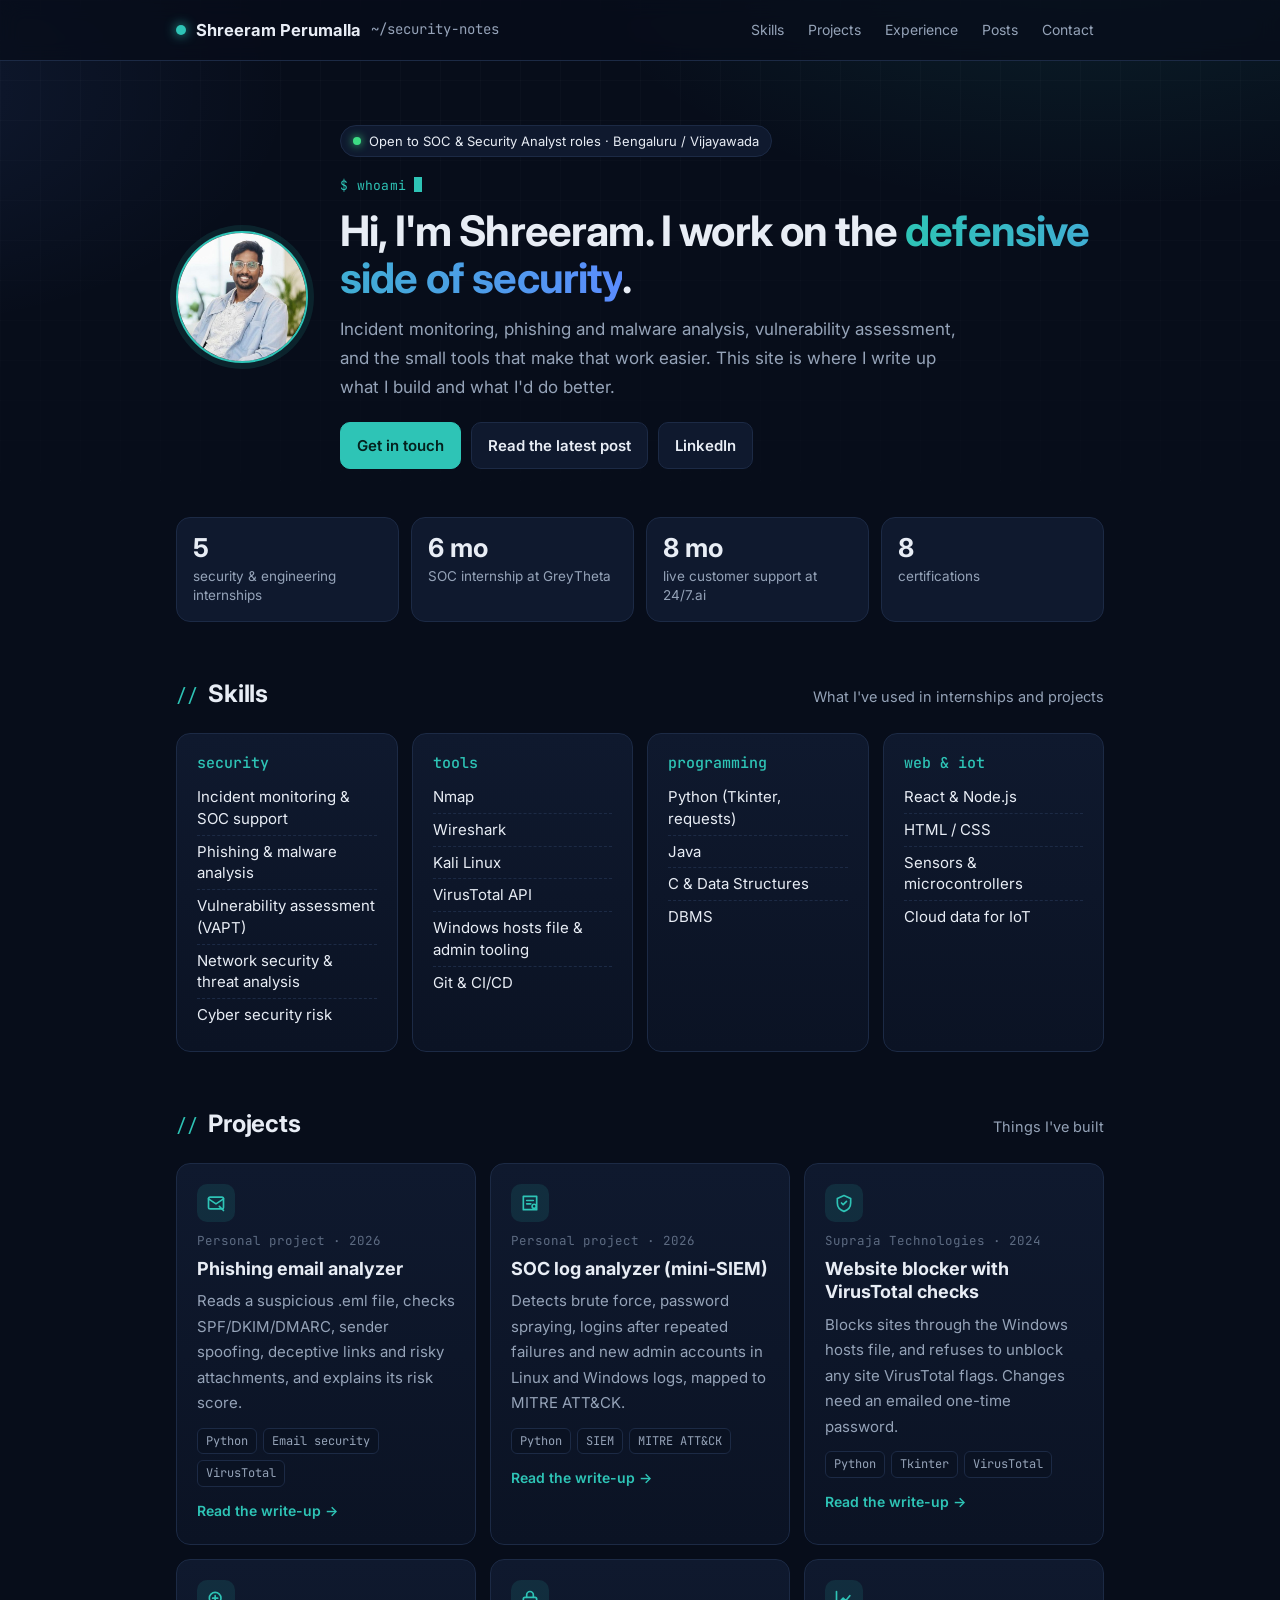
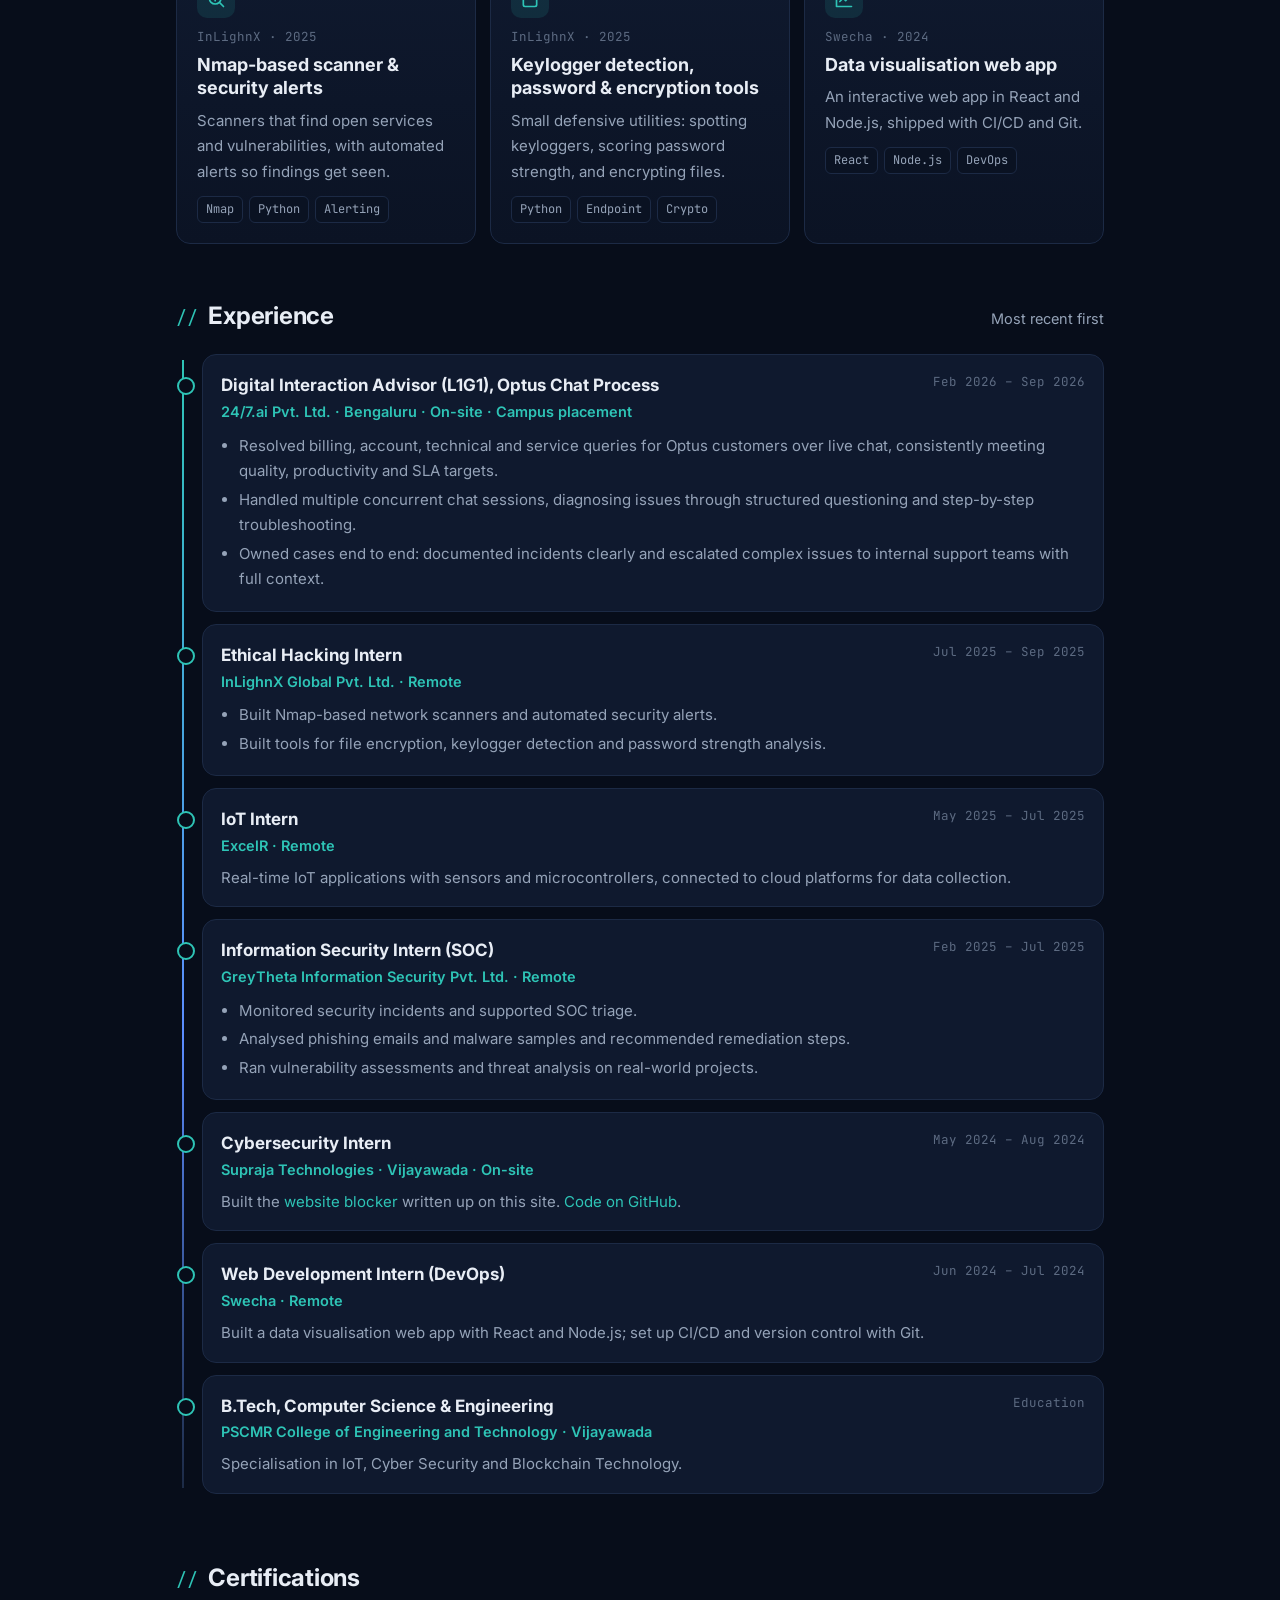
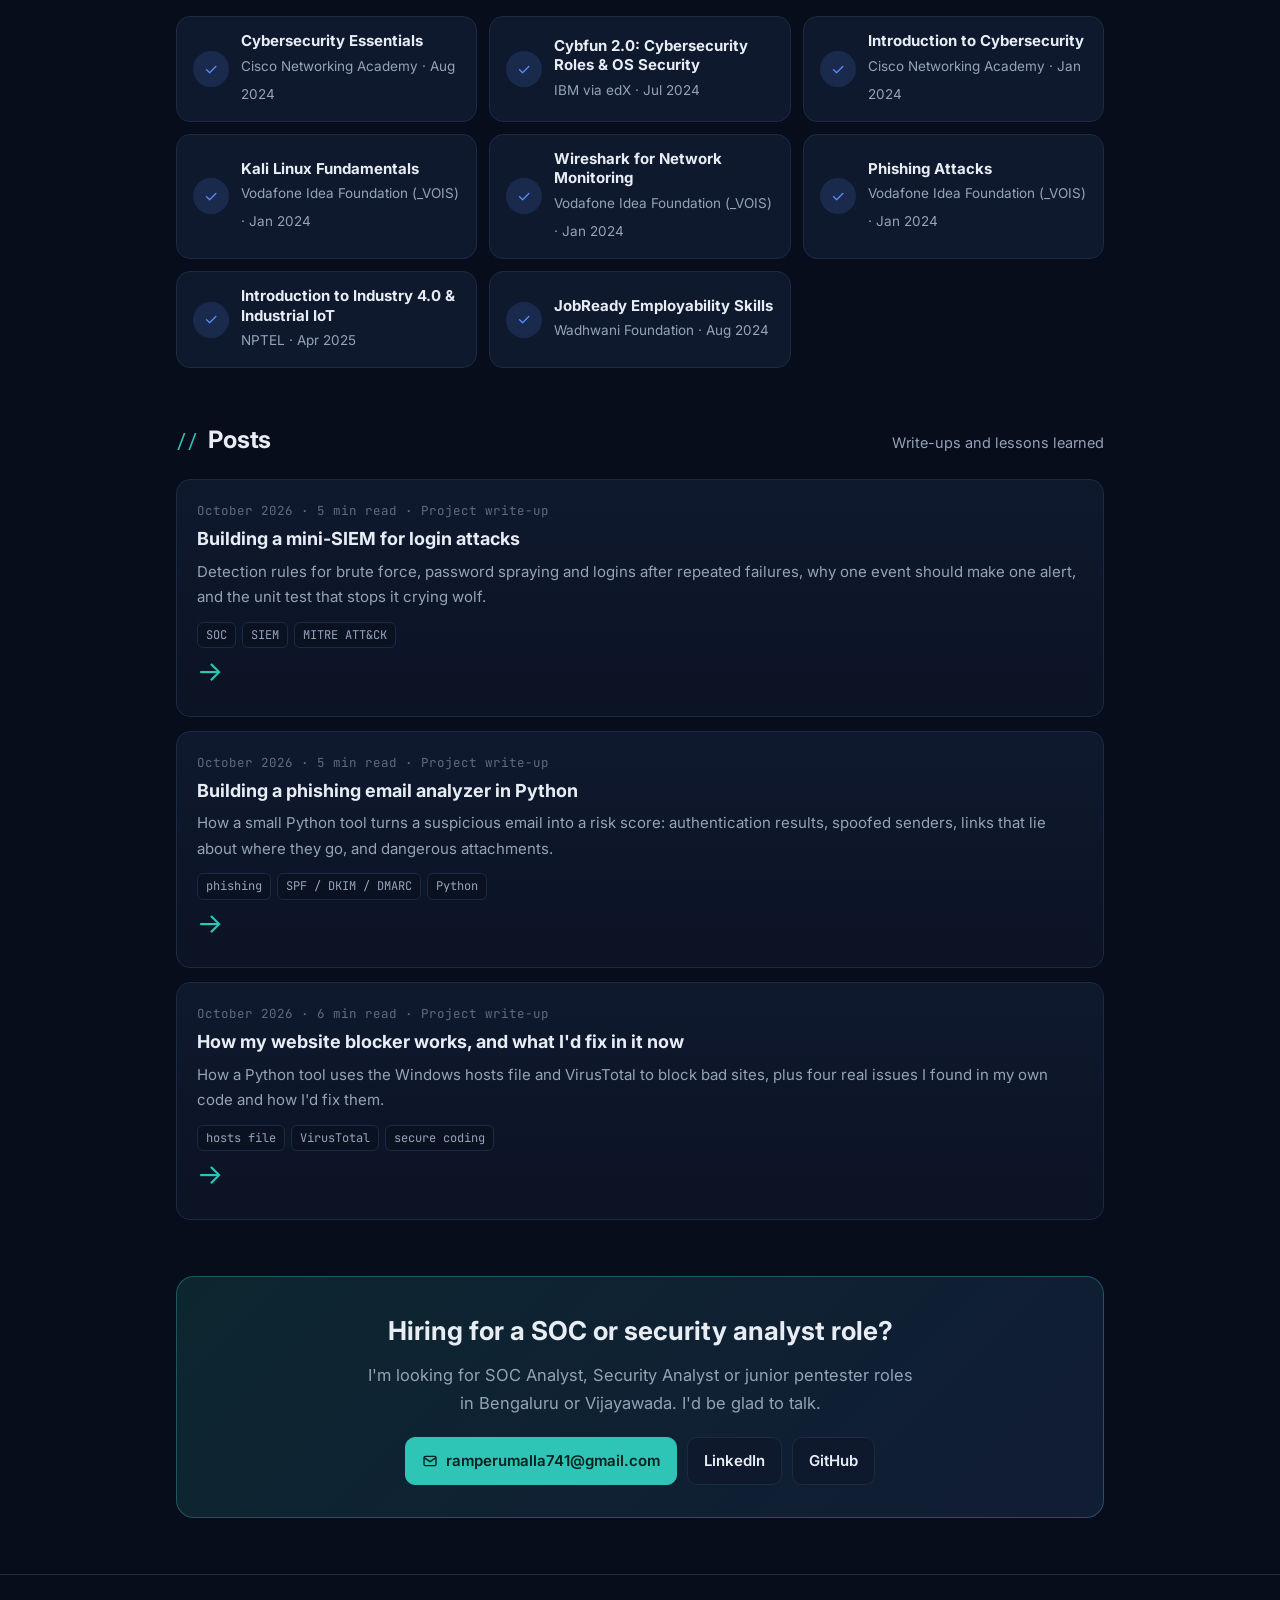
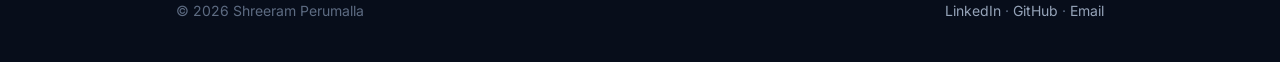
<file: index.html>
<!doctype html>
<html lang="en">
<head>
<meta charset="utf-8">
<meta name="viewport" content="width=device-width, initial-scale=1">
<title>Shreeram Perumalla | Security Notes</title>
<meta name="description" content="Shreeram Perumalla: SOC and VAPT focused, five security internships, and write-ups of the security tools I build. Open to Security Analyst roles.">
<meta property="og:type" content="website">
<meta property="og:title" content="Shreeram Perumalla | Security Notes">
<meta property="og:description" content="SOC and VAPT focused. Five security internships, and write-ups of the tools I build.">
<meta property="og:image" content="https://shreeram03.github.io/photo.jpg">
<meta property="og:url" content="https://shreeram03.github.io/">
<meta name="twitter:card" content="summary">
<link rel="icon" href="data:image/svg+xml,%3Csvg xmlns='http://www.w3.org/2000/svg' viewBox='0 0 32 32'%3E%3Crect width='32' height='32' rx='8' fill='%23070d1a'/%3E%3Cpath d='M16 5l9 4v6c0 6-4 10-9 12-5-2-9-6-9-12V9z' fill='none' stroke='%232ec4b6' stroke-width='2.4'/%3E%3C/svg%3E">
<link rel="preconnect" href="https://fonts.googleapis.com">
<link rel="preconnect" href="https://fonts.gstatic.com" crossorigin>
<link href="https://fonts.googleapis.com/css2?family=Inter:wght@400;500;600;700&family=JetBrains+Mono:wght@400;500&display=swap" rel="stylesheet">
<link rel="stylesheet" href="style.css?v=3">
</head>
<body>
<header class="site"><div class="wrap">
  <a class="brand" href="./"><span class="dot"></span>Shreeram Perumalla <span class="mono">~/security-notes</span></a>
  <nav>
    <a href="#skills" class="hide-sm">Skills</a>
    <a href="#projects">Projects</a>
    <a href="#experience">Experience</a>
    <a href="#posts">Posts</a>
    <a href="#contact">Contact</a>
  </nav>
</div></header>

<main class="wrap">
  <section class="hero">
    <img class="portrait" src="photo.jpg" width="480" height="600" alt="Shreeram Perumalla">
    <div>
      <div class="status">Open to SOC &amp; Security Analyst roles · Bengaluru / Vijayawada</div>
      <p class="eyebrow">$ whoami <span class="cursor"></span></p>
      <h1>Hi, I'm Shreeram. I work on the <span class="grad">defensive side of security</span>.</h1>
      <p class="lead">Incident monitoring, phishing and malware analysis, vulnerability assessment, and the small tools that make that work easier. This site is where I write up what I build and what I'd do better.</p>
      <div class="btns">
        <a class="btn primary" href="#contact">Get in touch</a>
        <a class="btn" href="soc-log-analyzer.html">Read the latest post</a>
        <a class="btn" href="https://www.linkedin.com/in/shreeram-perumalla">LinkedIn</a>
      </div>
    </div>
  </section>

  <div class="stats">
    <div class="stat"><b>5</b><span>security &amp; engineering internships</span></div>
    <div class="stat"><b>6 mo</b><span>SOC internship at GreyTheta</span></div>
    <div class="stat"><b>8 mo</b><span>live customer support at 24/7.ai</span></div>
    <div class="stat"><b>8</b><span>certifications</span></div>
  </div>

  <section class="block" id="skills">
    <div class="sec-head"><h2>Skills</h2><p>What I've used in internships and projects</p></div>
    <div class="skills">
      <div class="card"><h3>security</h3><ul>
        <li>Incident monitoring &amp; SOC support</li>
        <li>Phishing &amp; malware analysis</li>
        <li>Vulnerability assessment (VAPT)</li>
        <li>Network security &amp; threat analysis</li>
        <li>Cyber security risk</li>
      </ul></div>
      <div class="card"><h3>tools</h3><ul>
        <li>Nmap</li>
        <li>Wireshark</li>
        <li>Kali Linux</li>
        <li>VirusTotal API</li>
        <li>Windows hosts file &amp; admin tooling</li>
        <li>Git &amp; CI/CD</li>
      </ul></div>
      <div class="card"><h3>programming</h3><ul>
        <li>Python (Tkinter, requests)</li>
        <li>Java</li>
        <li>C &amp; Data Structures</li>
        <li>DBMS</li>
      </ul></div>
      <div class="card"><h3>web &amp; iot</h3><ul>
        <li>React &amp; Node.js</li>
        <li>HTML / CSS</li>
        <li>Sensors &amp; microcontrollers</li>
        <li>Cloud data for IoT</li>
      </ul></div>
    </div>
  </section>

  <section class="block" id="projects">
    <div class="sec-head"><h2>Projects</h2><p>Things I've built</p></div>
    <div class="grid">
      <a class="card" href="phishing-analyzer.html">
        <div class="icon"><svg viewBox="0 0 24 24" fill="none" stroke="currentColor" stroke-width="2" stroke-linecap="round" stroke-linejoin="round"><rect x="3" y="5" width="18" height="14" rx="2"/><path d="M3 7l9 6 9-6"/><path d="M16 16l5 5"/></svg></div>
        <div class="meta">Personal project · 2026</div>
        <h3>Phishing email analyzer</h3>
        <p>Reads a suspicious .eml file, checks SPF/DKIM/DMARC, sender spoofing, deceptive links and risky attachments, and explains its risk score.</p>
        <div class="tags"><span class="tag">Python</span><span class="tag">Email security</span><span class="tag">VirusTotal</span></div>
        <span class="more">Read the write-up →</span>
      </a>
      <a class="card" href="soc-log-analyzer.html">
        <div class="icon"><svg viewBox="0 0 24 24" fill="none" stroke="currentColor" stroke-width="2" stroke-linecap="round" stroke-linejoin="round"><path d="M4 4h16v16H4z"/><path d="M8 9h8M8 13h5"/><circle cx="17" cy="16" r="2.5"/></svg></div>
        <div class="meta">Personal project · 2026</div>
        <h3>SOC log analyzer (mini-SIEM)</h3>
        <p>Detects brute force, password spraying, logins after repeated failures and new admin accounts in Linux and Windows logs, mapped to MITRE ATT&amp;CK.</p>
        <div class="tags"><span class="tag">Python</span><span class="tag">SIEM</span><span class="tag">MITRE ATT&amp;CK</span></div>
        <span class="more">Read the write-up →</span>
      </a>
      <a class="card" href="website-blocker.html">
        <div class="icon"><svg viewBox="0 0 24 24" fill="none" stroke="currentColor" stroke-width="2" stroke-linecap="round" stroke-linejoin="round"><path d="M12 3l8 3.5v5.5c0 5-3.4 8.5-8 10-4.6-1.5-8-5-8-10V6.5z"/><path d="M9 12l2 2 4-4"/></svg></div>
        <div class="meta">Supraja Technologies · 2024</div>
        <h3>Website blocker with VirusTotal checks</h3>
        <p>Blocks sites through the Windows hosts file, and refuses to unblock any site VirusTotal flags. Changes need an emailed one-time password.</p>
        <div class="tags"><span class="tag">Python</span><span class="tag">Tkinter</span><span class="tag">VirusTotal</span></div>
        <span class="more">Read the write-up →</span>
      </a>
      <div class="card">
        <div class="icon"><svg viewBox="0 0 24 24" fill="none" stroke="currentColor" stroke-width="2" stroke-linecap="round" stroke-linejoin="round"><circle cx="11" cy="11" r="7"/><path d="M21 21l-4.3-4.3"/><path d="M11 8v6M8 11h6"/></svg></div>
        <div class="meta">InLighnX · 2025</div>
        <h3>Nmap-based scanner &amp; security alerts</h3>
        <p>Scanners that find open services and vulnerabilities, with automated alerts so findings get seen.</p>
        <div class="tags"><span class="tag">Nmap</span><span class="tag">Python</span><span class="tag">Alerting</span></div>
      </div>
      <div class="card">
        <div class="icon"><svg viewBox="0 0 24 24" fill="none" stroke="currentColor" stroke-width="2" stroke-linecap="round" stroke-linejoin="round"><rect x="4" y="10" width="16" height="11" rx="2"/><path d="M8 10V7a4 4 0 0 1 8 0v3"/></svg></div>
        <div class="meta">InLighnX · 2025</div>
        <h3>Keylogger detection, password &amp; encryption tools</h3>
        <p>Small defensive utilities: spotting keyloggers, scoring password strength, and encrypting files.</p>
        <div class="tags"><span class="tag">Python</span><span class="tag">Endpoint</span><span class="tag">Crypto</span></div>
      </div>
      <div class="card">
        <div class="icon"><svg viewBox="0 0 24 24" fill="none" stroke="currentColor" stroke-width="2" stroke-linecap="round" stroke-linejoin="round"><path d="M3 3v18h18"/><path d="M7 15l4-4 3 3 5-6"/></svg></div>
        <div class="meta">Swecha · 2024</div>
        <h3>Data visualisation web app</h3>
        <p>An interactive web app in React and Node.js, shipped with CI/CD and Git.</p>
        <div class="tags"><span class="tag">React</span><span class="tag">Node.js</span><span class="tag">DevOps</span></div>
      </div>
    </div>
  </section>

  <section class="block" id="experience">
    <div class="sec-head"><h2>Experience</h2><p>Most recent first</p></div>
    <div class="timeline">
      <div class="tl-item">
        <div class="tl-head"><h3>Digital Interaction Advisor (L1G1), Optus Chat Process</h3><span class="tl-date">Feb 2026 – Sep 2026</span></div>
        <div class="tl-org">24/7.ai Pvt. Ltd. · Bengaluru · On-site · Campus placement</div>
        <ul>
          <li>Resolved billing, account, technical and service queries for Optus customers over live chat, consistently meeting quality, productivity and SLA targets.</li>
          <li>Handled multiple concurrent chat sessions, diagnosing issues through structured questioning and step-by-step troubleshooting.</li>
          <li>Owned cases end to end: documented incidents clearly and escalated complex issues to internal support teams with full context.</li>
        </ul>
      </div>
      <div class="tl-item">
        <div class="tl-head"><h3>Ethical Hacking Intern</h3><span class="tl-date">Jul 2025 – Sep 2025</span></div>
        <div class="tl-org">InLighnX Global Pvt. Ltd. · Remote</div>
        <ul>
          <li>Built Nmap-based network scanners and automated security alerts.</li>
          <li>Built tools for file encryption, keylogger detection and password strength analysis.</li>
        </ul>
      </div>
      <div class="tl-item">
        <div class="tl-head"><h3>IoT Intern</h3><span class="tl-date">May 2025 – Jul 2025</span></div>
        <div class="tl-org">ExcelR · Remote</div>
        <p>Real-time IoT applications with sensors and microcontrollers, connected to cloud platforms for data collection.</p>
      </div>
      <div class="tl-item">
        <div class="tl-head"><h3>Information Security Intern (SOC)</h3><span class="tl-date">Feb 2025 – Jul 2025</span></div>
        <div class="tl-org">GreyTheta Information Security Pvt. Ltd. · Remote</div>
        <ul>
          <li>Monitored security incidents and supported SOC triage.</li>
          <li>Analysed phishing emails and malware samples and recommended remediation steps.</li>
          <li>Ran vulnerability assessments and threat analysis on real-world projects.</li>
        </ul>
      </div>
      <div class="tl-item">
        <div class="tl-head"><h3>Cybersecurity Intern</h3><span class="tl-date">May 2024 – Aug 2024</span></div>
        <div class="tl-org">Supraja Technologies · Vijayawada · On-site</div>
        <p>Built the <a href="website-blocker.html">website blocker</a> written up on this site. <a href="https://github.com/ShreeRam03/ShreeRam03.github.io/tree/main/scanner">Code on GitHub</a>.</p>
      </div>
      <div class="tl-item">
        <div class="tl-head"><h3>Web Development Intern (DevOps)</h3><span class="tl-date">Jun 2024 – Jul 2024</span></div>
        <div class="tl-org">Swecha · Remote</div>
        <p>Built a data visualisation web app with React and Node.js; set up CI/CD and version control with Git.</p>
      </div>
      <div class="tl-item">
        <div class="tl-head"><h3>B.Tech, Computer Science &amp; Engineering</h3><span class="tl-date">Education</span></div>
        <div class="tl-org">PSCMR College of Engineering and Technology · Vijayawada</div>
        <p>Specialisation in IoT, Cyber Security and Blockchain Technology.</p>
      </div>
    </div>
  </section>

  <section class="block" id="certs">
    <div class="sec-head"><h2>Certifications</h2></div>
    <div class="certs">
      <div class="cert"><div class="badge">✓</div><div><b>Cybersecurity Essentials</b><span>Cisco Networking Academy · Aug 2024</span></div></div>
      <div class="cert"><div class="badge">✓</div><div><b>Cybfun 2.0: Cybersecurity Roles &amp; OS Security</b><span>IBM via edX · Jul 2024</span></div></div>
      <div class="cert"><div class="badge">✓</div><div><b>Introduction to Cybersecurity</b><span>Cisco Networking Academy · Jan 2024</span></div></div>
      <div class="cert"><div class="badge">✓</div><div><b>Kali Linux Fundamentals</b><span>Vodafone Idea Foundation (_VOIS) · Jan 2024</span></div></div>
      <div class="cert"><div class="badge">✓</div><div><b>Wireshark for Network Monitoring</b><span>Vodafone Idea Foundation (_VOIS) · Jan 2024</span></div></div>
      <div class="cert"><div class="badge">✓</div><div><b>Phishing Attacks</b><span>Vodafone Idea Foundation (_VOIS) · Jan 2024</span></div></div>
      <div class="cert"><div class="badge">✓</div><div><b>Introduction to Industry 4.0 &amp; Industrial IoT</b><span>NPTEL · Apr 2025</span></div></div>
      <div class="cert"><div class="badge">✓</div><div><b>JobReady Employability Skills</b><span>Wadhwani Foundation · Aug 2024</span></div></div>    </div>
  </section>

  <section class="block" id="posts">
    <div class="sec-head"><h2>Posts</h2><p>Write-ups and lessons learned</p></div>
    <div class="grid">
      <a class="card post-feature" href="soc-log-analyzer.html">
        <div>
          <div class="meta">October 2026 · 5 min read · Project write-up</div>
          <h3>Building a mini-SIEM for login attacks</h3>
          <p>Detection rules for brute force, password spraying and logins after repeated failures, why one event should make one alert, and the unit test that stops it crying wolf.</p>
          <div class="tags"><span class="tag">SOC</span><span class="tag">SIEM</span><span class="tag">MITRE ATT&amp;CK</span></div>
        </div>
        <div class="arrow">→</div>
      </a>
      <a class="card post-feature" href="phishing-analyzer.html">
        <div>
          <div class="meta">October 2026 · 5 min read · Project write-up</div>
          <h3>Building a phishing email analyzer in Python</h3>
          <p>How a small Python tool turns a suspicious email into a risk score: authentication results, spoofed senders, links that lie about where they go, and dangerous attachments.</p>
          <div class="tags"><span class="tag">phishing</span><span class="tag">SPF / DKIM / DMARC</span><span class="tag">Python</span></div>
        </div>
        <div class="arrow">→</div>
      </a>
      <a class="card post-feature" href="website-blocker.html">
        <div>
          <div class="meta">October 2026 · 6 min read · Project write-up</div>
          <h3>How my website blocker works, and what I'd fix in it now</h3>
          <p>How a Python tool uses the Windows hosts file and VirusTotal to block bad sites, plus four real issues I found in my own code and how I'd fix them.</p>
          <div class="tags"><span class="tag">hosts file</span><span class="tag">VirusTotal</span><span class="tag">secure coding</span></div>
        </div>
        <div class="arrow">→</div>
      </a>
    </div>
  </section>

  <section class="cta" id="contact">
    <h2>Hiring for a SOC or security analyst role?</h2>
    <p>I'm looking for SOC Analyst, Security Analyst or junior pentester roles in Bengaluru or Vijayawada. I'd be glad to talk.</p>
    <div class="btns">
      <a class="btn primary" href="mailto:ramperumalla741@gmail.com">
        <svg viewBox="0 0 24 24" fill="none" stroke="currentColor" stroke-width="2"><rect x="3" y="5" width="18" height="14" rx="2"/><path d="M3 7l9 6 9-6"/></svg>
        ramperumalla741@gmail.com</a>
      <a class="btn" href="https://www.linkedin.com/in/shreeram-perumalla">LinkedIn</a>
      <a class="btn" href="https://github.com/ShreeRam03">GitHub</a>
    </div>
  </section>
</main>

<footer><div class="wrap">
  <span>© 2026 Shreeram Perumalla</span>
  <span><a href="https://www.linkedin.com/in/shreeram-perumalla">LinkedIn</a> · <a href="https://github.com/ShreeRam03">GitHub</a> · <a href="mailto:ramperumalla741@gmail.com">Email</a></span>
</div></footer>
</body>
</html>
</file>
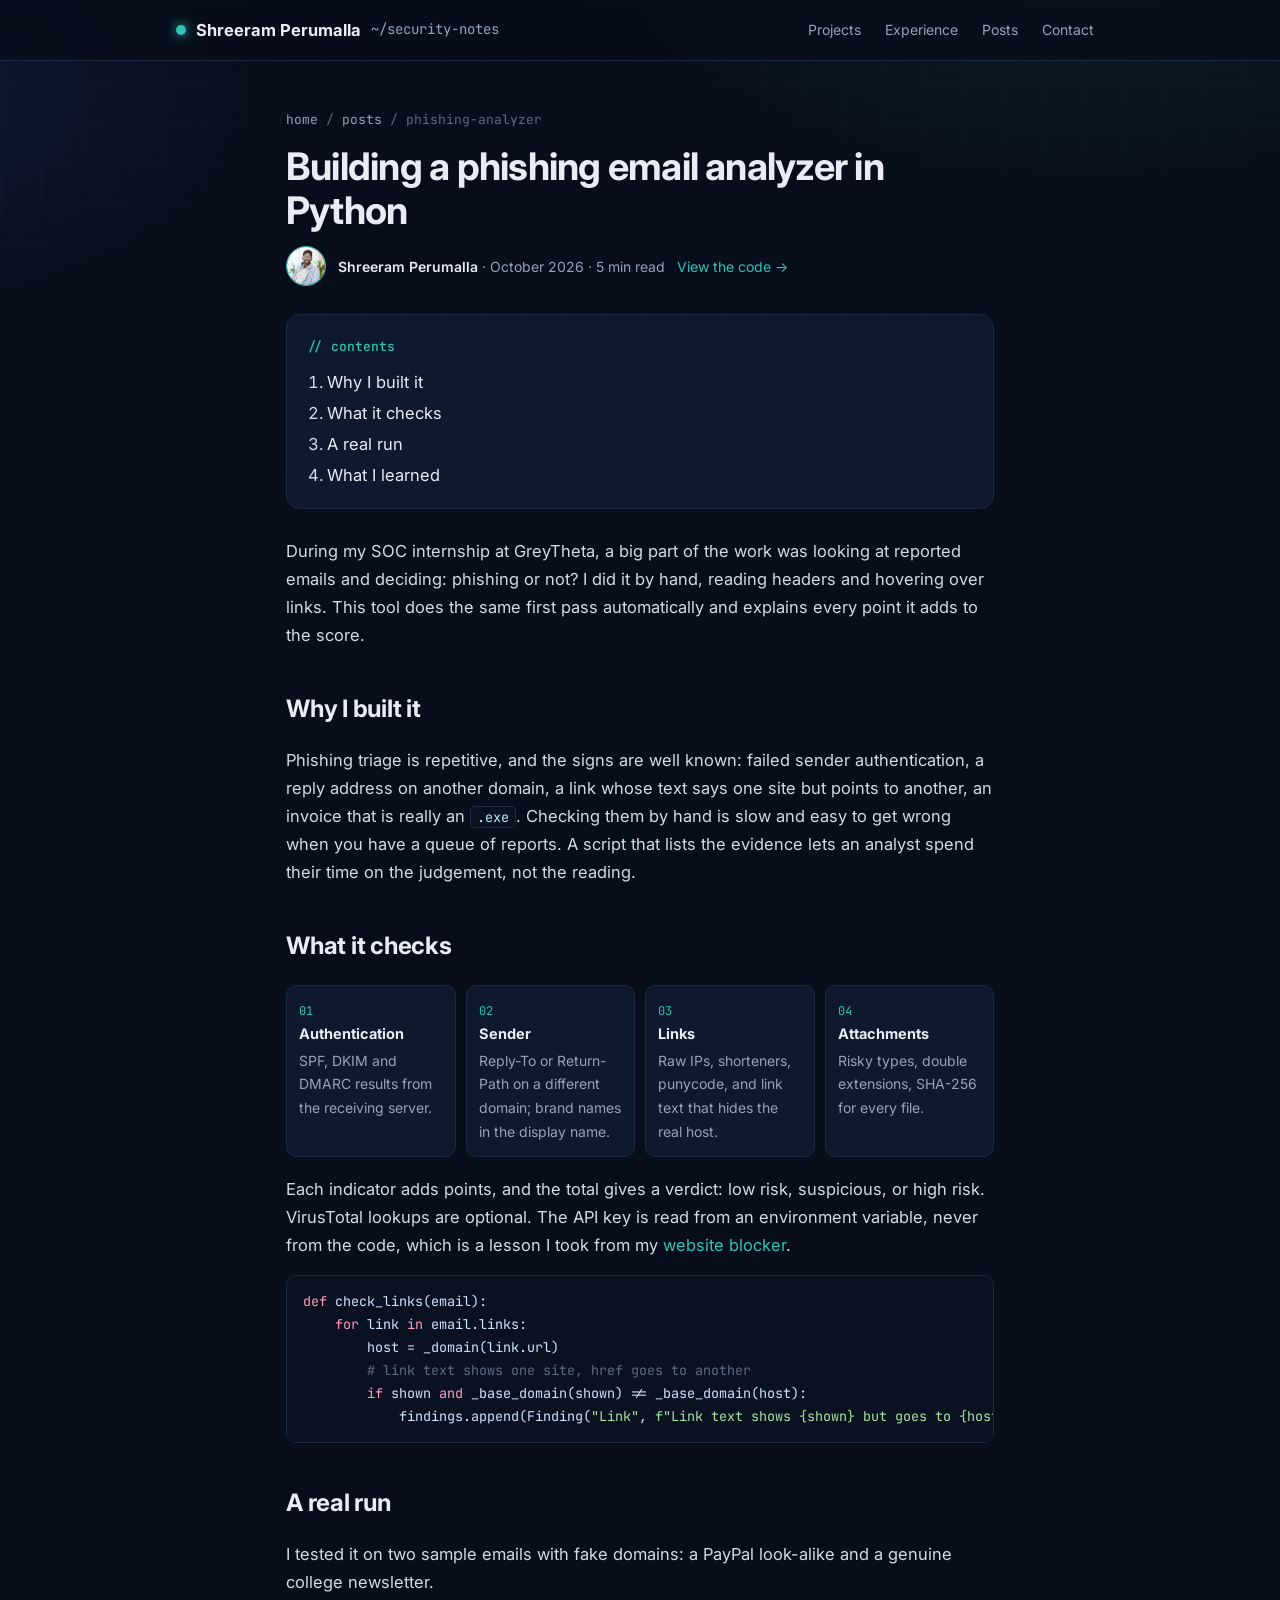
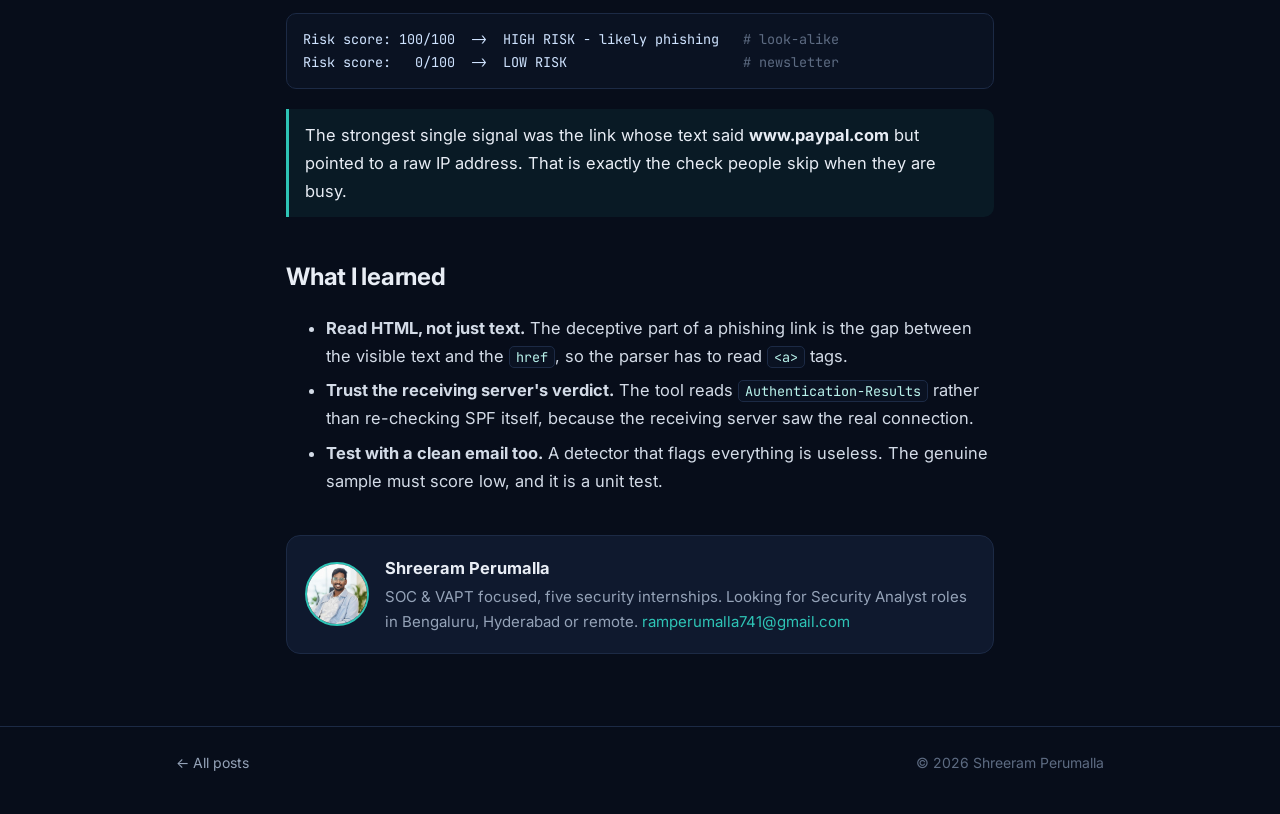
<file: phishing-analyzer.html>
<!doctype html>
<html lang="en">
<head>
<meta charset="utf-8">
<meta name="viewport" content="width=device-width, initial-scale=1">
<title>Building a phishing email analyzer | Shreeram Perumalla</title>
<meta name="description" content="A Python tool that reads a suspicious .eml file, checks SPF/DKIM/DMARC, sender spoofing, deceptive links and risky attachments, and gives a risk score.">
<meta property="og:type" content="article">
<meta property="og:title" content="Building a phishing email analyzer in Python">
<meta property="og:description" content="Header, link and attachment checks that turn a suspicious email into a risk score with reasons.">
<meta property="og:image" content="https://shreeram03.github.io/photo.jpg">
<meta property="og:url" content="https://shreeram03.github.io/phishing-analyzer.html">
<meta name="twitter:card" content="summary">
<link rel="icon" href="data:image/svg+xml,%3Csvg xmlns='http://www.w3.org/2000/svg' viewBox='0 0 32 32'%3E%3Crect width='32' height='32' rx='8' fill='%23070d1a'/%3E%3Cpath d='M16 5l9 4v6c0 6-4 10-9 12-5-2-9-6-9-12V9z' fill='none' stroke='%232ec4b6' stroke-width='2.4'/%3E%3C/svg%3E">
<link rel="preconnect" href="https://fonts.googleapis.com">
<link rel="preconnect" href="https://fonts.gstatic.com" crossorigin>
<link href="https://fonts.googleapis.com/css2?family=Inter:wght@400;500;600;700&family=JetBrains+Mono:wght@400;500&display=swap" rel="stylesheet">
<link rel="stylesheet" href="style.css?v=3">
</head>
<body>
<div class="progress" id="progress"></div>
<header class="site"><div class="wrap">
  <a class="brand" href="./"><span class="dot"></span>Shreeram Perumalla <span class="mono">~/security-notes</span></a>
  <nav>
    <a href="./#projects" class="hide-sm">Projects</a>
    <a href="./#experience" class="hide-sm">Experience</a>
    <a href="./#posts">Posts</a>
    <a href="./#contact">Contact</a>
  </nav>
</div></header>

<main class="wrap narrow">
<article>
  <div class="crumbs"><a href="./">home</a> / <a href="./#posts">posts</a> / phishing-analyzer</div>
  <h1>Building a phishing email analyzer in Python</h1>
  <div class="byline">
    <img src="photo.jpg" alt="">
    <span><b>Shreeram Perumalla</b> · October 2026 · 5 min read</span>
    <a href="https://github.com/ShreeRam03/phishing-email-analyzer">View the code →</a>
  </div>

  <div class="toc">
    <b>// contents</b>
    <ol>
      <li><a href="#why">Why I built it</a></li>
      <li><a href="#how">What it checks</a></li>
      <li><a href="#example">A real run</a></li>
      <li><a href="#learned">What I learned</a></li>
    </ol>
  </div>

  <p>During my SOC internship at GreyTheta, a big part of the work was looking at reported emails and deciding: phishing or not? I did it by hand, reading headers and hovering over links. This tool does the same first pass automatically and explains every point it adds to the score.</p>

  <h2 id="why">Why I built it</h2>
  <p>Phishing triage is repetitive, and the signs are well known: failed sender authentication, a reply address on another domain, a link whose text says one site but points to another, an invoice that is really an <code>.exe</code>. Checking them by hand is slow and easy to get wrong when you have a queue of reports. A script that lists the evidence lets an analyst spend their time on the judgement, not the reading.</p>

  <h2 id="how">What it checks</h2>
  <div class="flow">
    <div><i>01</i><b>Authentication</b>SPF, DKIM and DMARC results from the receiving server.</div>
    <div><i>02</i><b>Sender</b>Reply-To or Return-Path on a different domain; brand names in the display name.</div>
    <div><i>03</i><b>Links</b>Raw IPs, shorteners, punycode, and link text that hides the real host.</div>
    <div><i>04</i><b>Attachments</b>Risky types, double extensions, SHA-256 for every file.</div>
  </div>
  <p>Each indicator adds points, and the total gives a verdict: low risk, suspicious, or high risk. VirusTotal lookups are optional. The API key is read from an environment variable, never from the code, which is a lesson I took from my <a href="website-blocker.html">website blocker</a>.</p>
<pre><code><span class="k">def</span> check_links(email):
    <span class="k">for</span> link <span class="k">in</span> email.links:
        host = _domain(link.url)
        <span class="c"># link text shows one site, href goes to another</span>
        <span class="k">if</span> shown <span class="k">and</span> _base_domain(shown) != _base_domain(host):
            findings.append(Finding(<span class="s">"Link"</span>, <span class="s">f"Link text shows {shown} but goes to {host}"</span>, 30))</code></pre>

  <h2 id="example">A real run</h2>
  <p>I tested it on two sample emails with fake domains: a PayPal look-alike and a genuine college newsletter.</p>
<pre><code>Risk score: 100/100  ->  HIGH RISK - likely phishing   <span class="c"># look-alike</span>
Risk score:   0/100  ->  LOW RISK                      <span class="c"># newsletter</span></code></pre>
  <div class="callout">The strongest single signal was the link whose text said <strong>www.paypal.com</strong> but pointed to a raw IP address. That is exactly the check people skip when they are busy.</div>

  <h2 id="learned">What I learned</h2>
  <ul>
    <li><strong>Read HTML, not just text.</strong> The deceptive part of a phishing link is the gap between the visible text and the <code>href</code>, so the parser has to read <code>&lt;a&gt;</code> tags.</li>
    <li><strong>Trust the receiving server's verdict.</strong> The tool reads <code>Authentication-Results</code> rather than re-checking SPF itself, because the receiving server saw the real connection.</li>
    <li><strong>Test with a clean email too.</strong> A detector that flags everything is useless. The genuine sample must score low, and it is a unit test.</li>
  </ul>

  <div class="author">
    <img src="photo.jpg" alt="Shreeram Perumalla">
    <div>
      <b>Shreeram Perumalla</b>
      <p>SOC &amp; VAPT focused, five security internships. Looking for Security Analyst roles in Bengaluru, Hyderabad or remote. <a href="mailto:ramperumalla741@gmail.com">ramperumalla741@gmail.com</a></p>
    </div>
  </div>
</article>
</main>

<footer><div class="wrap">
  <span><a href="./">← All posts</a></span>
  <span>© 2026 Shreeram Perumalla</span>
</div></footer>
<script>
  (function () {
    var bar = document.getElementById('progress');
    function update() {
      var h = document.documentElement;
      var max = h.scrollHeight - h.clientHeight;
      bar.style.width = (max > 0 ? (h.scrollTop / max) * 100 : 0) + '%';
    }
    document.addEventListener('scroll', update, { passive: true });
    update();
  })();
</script>
</body>
</html>
</file>
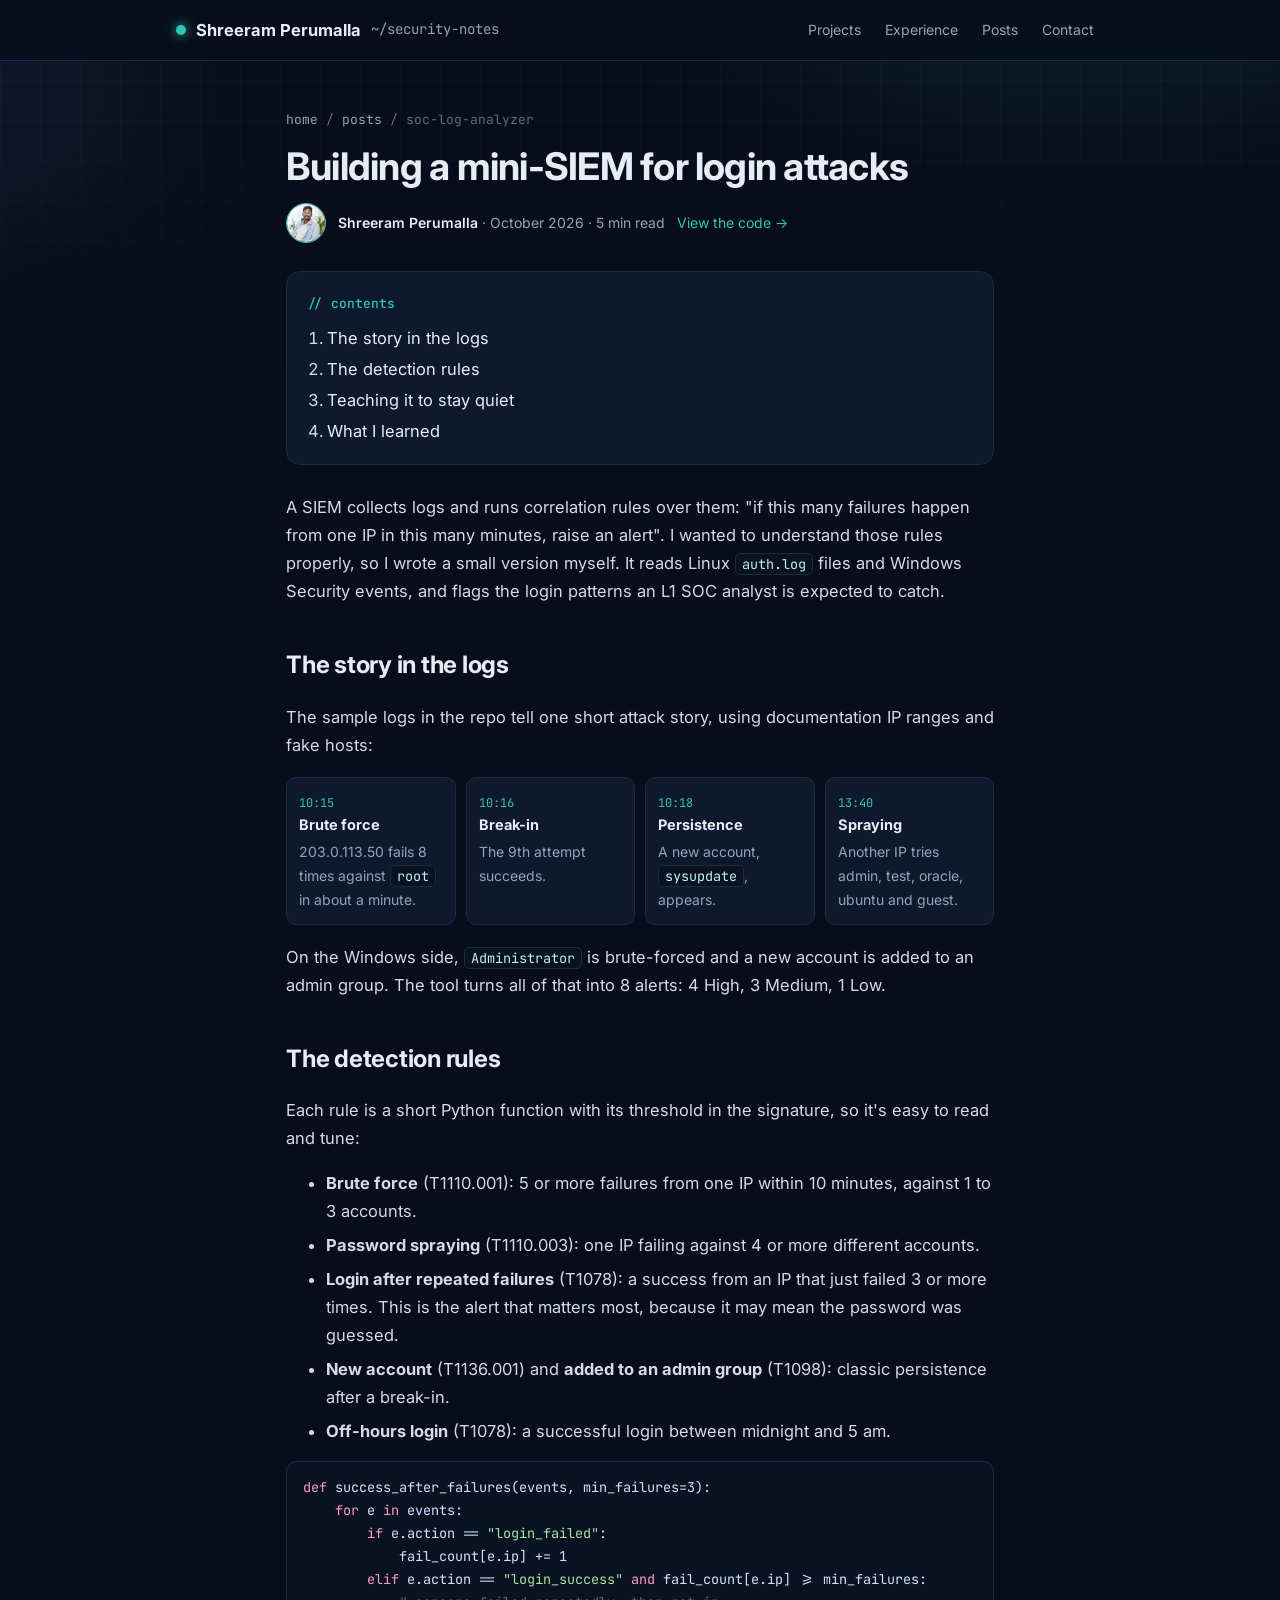
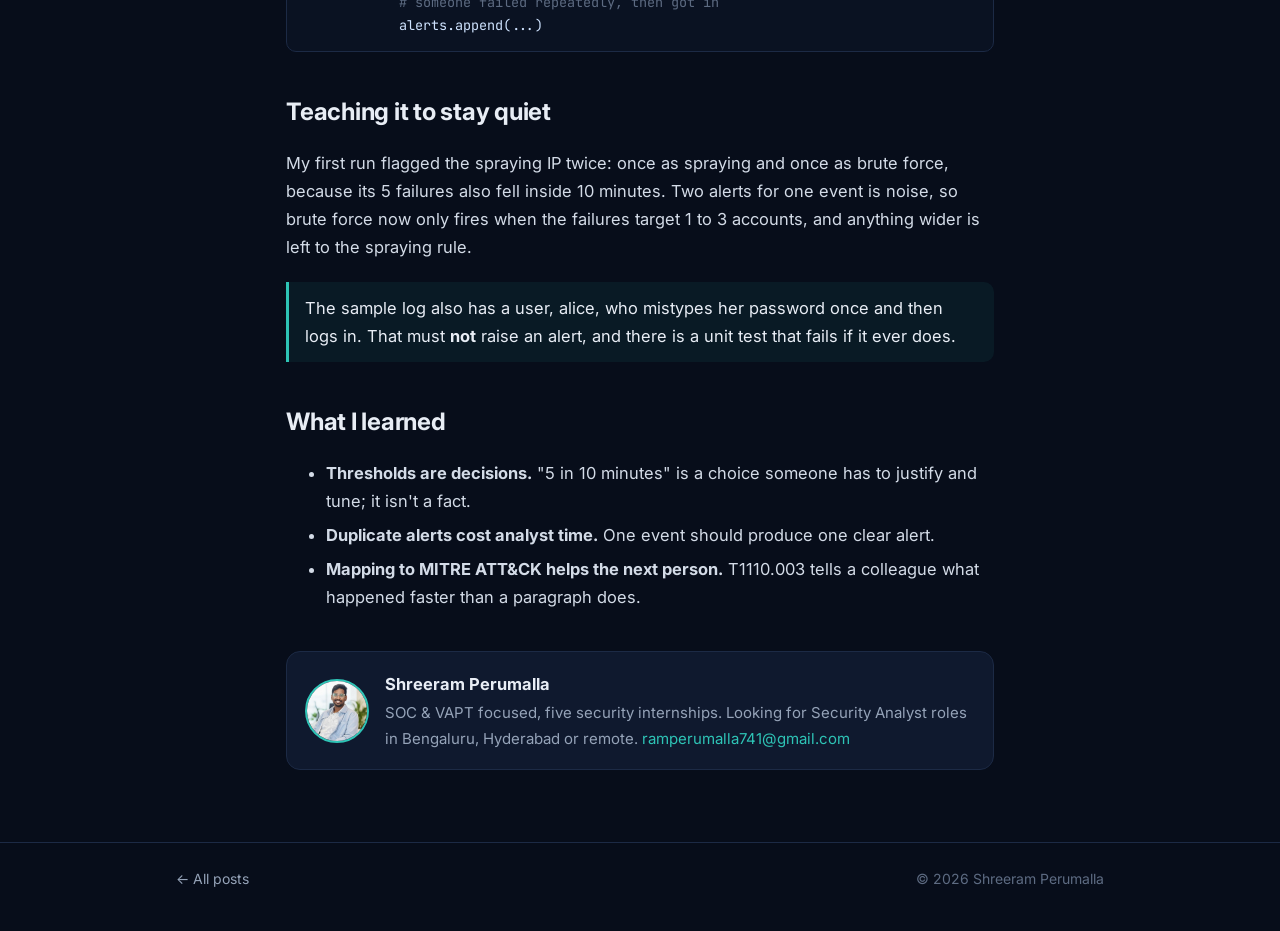
<file: soc-log-analyzer.html>
<!doctype html>
<html lang="en">
<head>
<meta charset="utf-8">
<meta name="viewport" content="width=device-width, initial-scale=1">
<title>Building a mini-SIEM for login attacks | Shreeram Perumalla</title>
<meta name="description" content="A Python tool that reads Linux auth logs and Windows Security events, detects brute force, password spraying and suspicious logins, and maps each alert to MITRE ATT&CK.">
<meta property="og:type" content="article">
<meta property="og:title" content="Building a mini-SIEM for login attacks">
<meta property="og:description" content="Detection rules for brute force, password spraying and suspicious logins, mapped to MITRE ATT&CK.">
<meta property="og:image" content="https://shreeram03.github.io/photo.jpg">
<meta property="og:url" content="https://shreeram03.github.io/soc-log-analyzer.html">
<meta name="twitter:card" content="summary">
<link rel="icon" href="data:image/svg+xml,%3Csvg xmlns='http://www.w3.org/2000/svg' viewBox='0 0 32 32'%3E%3Crect width='32' height='32' rx='8' fill='%23070d1a'/%3E%3Cpath d='M16 5l9 4v6c0 6-4 10-9 12-5-2-9-6-9-12V9z' fill='none' stroke='%232ec4b6' stroke-width='2.4'/%3E%3C/svg%3E">
<link rel="preconnect" href="https://fonts.googleapis.com">
<link rel="preconnect" href="https://fonts.gstatic.com" crossorigin>
<link href="https://fonts.googleapis.com/css2?family=Inter:wght@400;500;600;700&family=JetBrains+Mono:wght@400;500&display=swap" rel="stylesheet">
<link rel="stylesheet" href="style.css?v=3">
</head>
<body>
<div class="progress" id="progress"></div>
<header class="site"><div class="wrap">
  <a class="brand" href="./"><span class="dot"></span>Shreeram Perumalla <span class="mono">~/security-notes</span></a>
  <nav>
    <a href="./#projects" class="hide-sm">Projects</a>
    <a href="./#experience" class="hide-sm">Experience</a>
    <a href="./#posts">Posts</a>
    <a href="./#contact">Contact</a>
  </nav>
</div></header>

<main class="wrap narrow">
<article>
  <div class="crumbs"><a href="./">home</a> / <a href="./#posts">posts</a> / soc-log-analyzer</div>
  <h1>Building a mini-SIEM for login attacks</h1>
  <div class="byline">
    <img src="photo.jpg" alt="">
    <span><b>Shreeram Perumalla</b> · October 2026 · 5 min read</span>
    <a href="https://github.com/ShreeRam03/soc-log-analyzer">View the code →</a>
  </div>

  <div class="toc">
    <b>// contents</b>
    <ol>
      <li><a href="#story">The story in the logs</a></li>
      <li><a href="#rules">The detection rules</a></li>
      <li><a href="#quiet">Teaching it to stay quiet</a></li>
      <li><a href="#learned">What I learned</a></li>
    </ol>
  </div>

  <p>A SIEM collects logs and runs correlation rules over them: "if this many failures happen from one IP in this many minutes, raise an alert". I wanted to understand those rules properly, so I wrote a small version myself. It reads Linux <code>auth.log</code> files and Windows Security events, and flags the login patterns an L1 SOC analyst is expected to catch.</p>

  <h2 id="story">The story in the logs</h2>
  <p>The sample logs in the repo tell one short attack story, using documentation IP ranges and fake hosts:</p>
  <div class="flow">
    <div><i>10:15</i><b>Brute force</b>203.0.113.50 fails 8 times against <code>root</code> in about a minute.</div>
    <div><i>10:16</i><b>Break-in</b>The 9th attempt succeeds.</div>
    <div><i>10:18</i><b>Persistence</b>A new account, <code>sysupdate</code>, appears.</div>
    <div><i>13:40</i><b>Spraying</b>Another IP tries admin, test, oracle, ubuntu and guest.</div>
  </div>
  <p>On the Windows side, <code>Administrator</code> is brute-forced and a new account is added to an admin group. The tool turns all of that into 8 alerts: 4 High, 3 Medium, 1 Low.</p>

  <h2 id="rules">The detection rules</h2>
  <p>Each rule is a short Python function with its threshold in the signature, so it's easy to read and tune:</p>
  <ul>
    <li><strong>Brute force</strong> (T1110.001): 5 or more failures from one IP within 10 minutes, against 1 to 3 accounts.</li>
    <li><strong>Password spraying</strong> (T1110.003): one IP failing against 4 or more different accounts.</li>
    <li><strong>Login after repeated failures</strong> (T1078): a success from an IP that just failed 3 or more times. This is the alert that matters most, because it may mean the password was guessed.</li>
    <li><strong>New account</strong> (T1136.001) and <strong>added to an admin group</strong> (T1098): classic persistence after a break-in.</li>
    <li><strong>Off-hours login</strong> (T1078): a successful login between midnight and 5 am.</li>
  </ul>
<pre><code><span class="k">def</span> success_after_failures(events, min_failures=3):
    <span class="k">for</span> e <span class="k">in</span> events:
        <span class="k">if</span> e.action == <span class="s">"login_failed"</span>:
            fail_count[e.ip] += 1
        <span class="k">elif</span> e.action == <span class="s">"login_success"</span> <span class="k">and</span> fail_count[e.ip] >= min_failures:
            <span class="c"># someone failed repeatedly, then got in</span>
            alerts.append(...)</code></pre>

  <h2 id="quiet">Teaching it to stay quiet</h2>
  <p>My first run flagged the spraying IP twice: once as spraying and once as brute force, because its 5 failures also fell inside 10 minutes. Two alerts for one event is noise, so brute force now only fires when the failures target 1 to 3 accounts, and anything wider is left to the spraying rule.</p>
  <div class="callout">The sample log also has a user, alice, who mistypes her password once and then logs in. That must <strong>not</strong> raise an alert, and there is a unit test that fails if it ever does.</div>

  <h2 id="learned">What I learned</h2>
  <ul>
    <li><strong>Thresholds are decisions.</strong> "5 in 10 minutes" is a choice someone has to justify and tune; it isn't a fact.</li>
    <li><strong>Duplicate alerts cost analyst time.</strong> One event should produce one clear alert.</li>
    <li><strong>Mapping to MITRE ATT&amp;CK helps the next person.</strong> T1110.003 tells a colleague what happened faster than a paragraph does.</li>
  </ul>

  <div class="author">
    <img src="photo.jpg" alt="Shreeram Perumalla">
    <div>
      <b>Shreeram Perumalla</b>
      <p>SOC &amp; VAPT focused, five security internships. Looking for Security Analyst roles in Bengaluru, Hyderabad or remote. <a href="mailto:ramperumalla741@gmail.com">ramperumalla741@gmail.com</a></p>
    </div>
  </div>
</article>
</main>

<footer><div class="wrap">
  <span><a href="./">← All posts</a></span>
  <span>© 2026 Shreeram Perumalla</span>
</div></footer>
<script>
  (function () {
    var bar = document.getElementById('progress');
    function update() {
      var h = document.documentElement;
      var max = h.scrollHeight - h.clientHeight;
      bar.style.width = (max > 0 ? (h.scrollTop / max) * 100 : 0) + '%';
    }
    document.addEventListener('scroll', update, { passive: true });
    update();
  })();
</script>
</body>
</html>
</file>
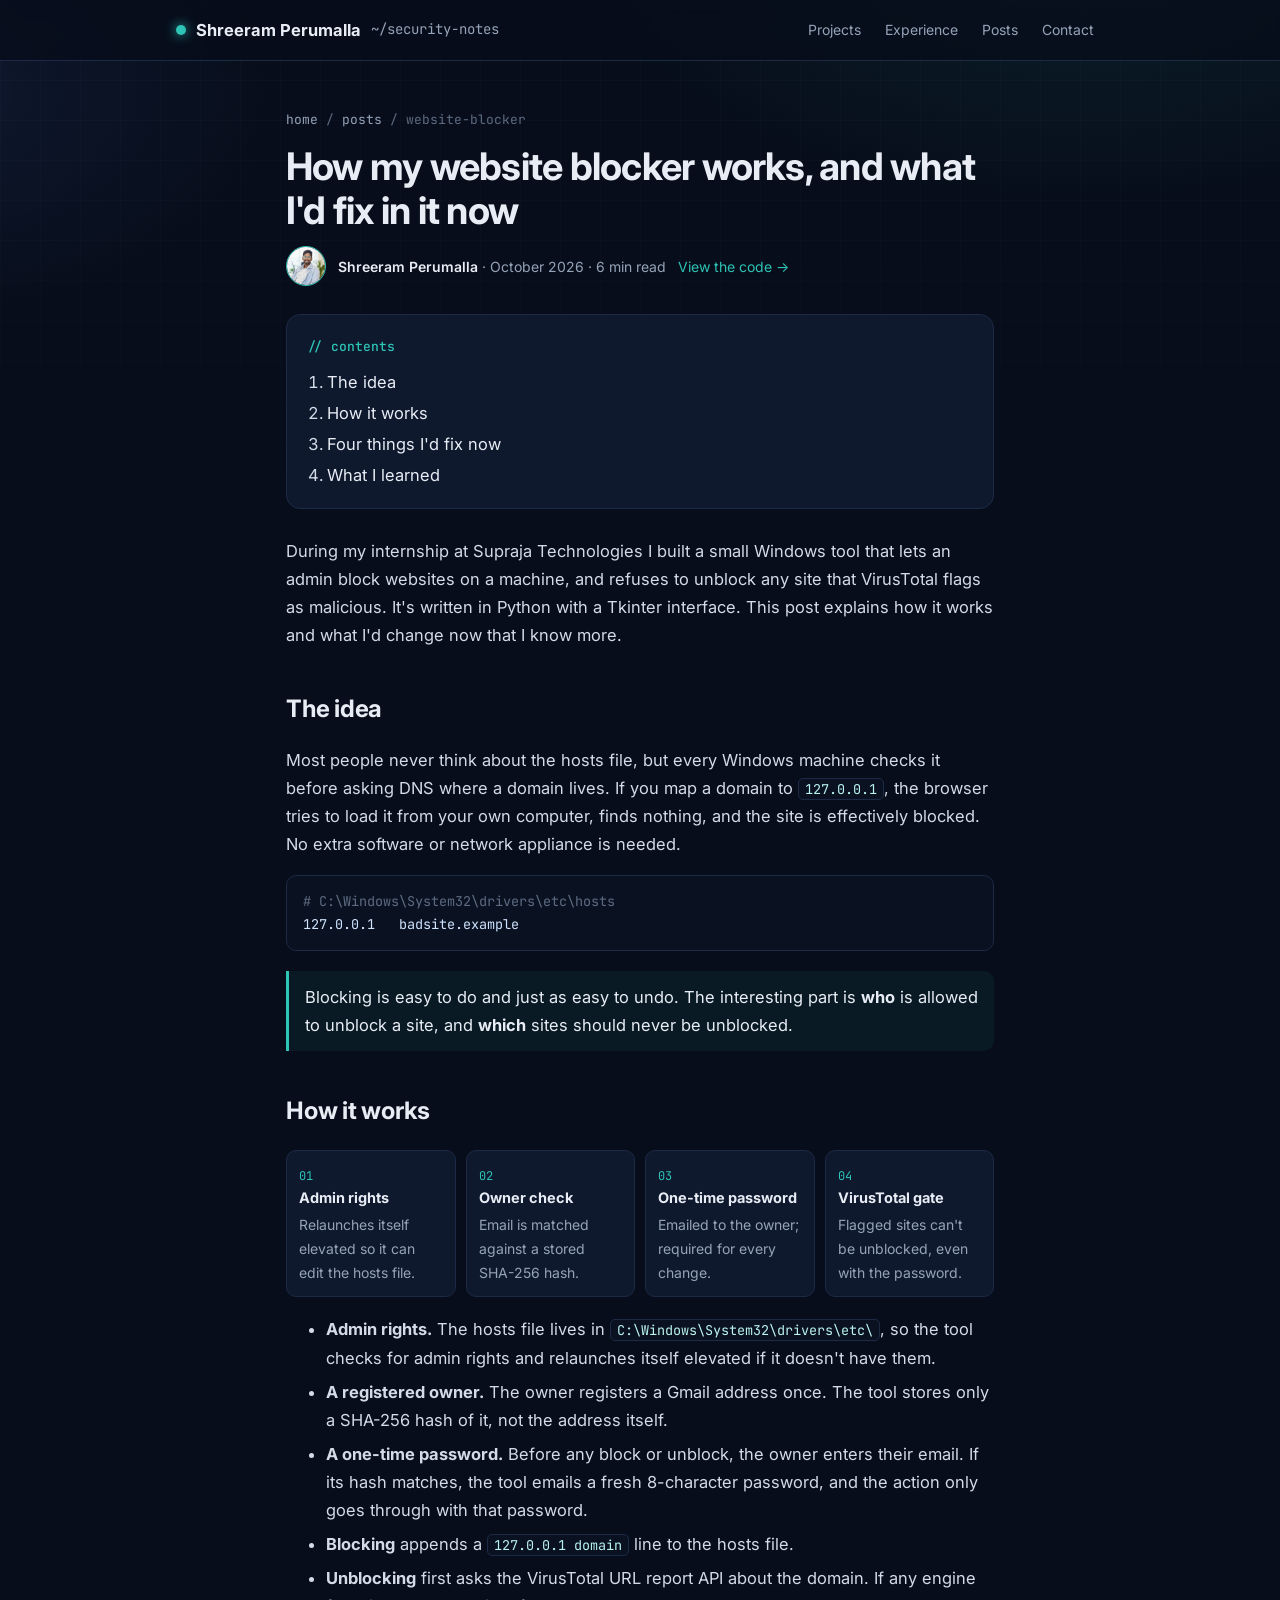
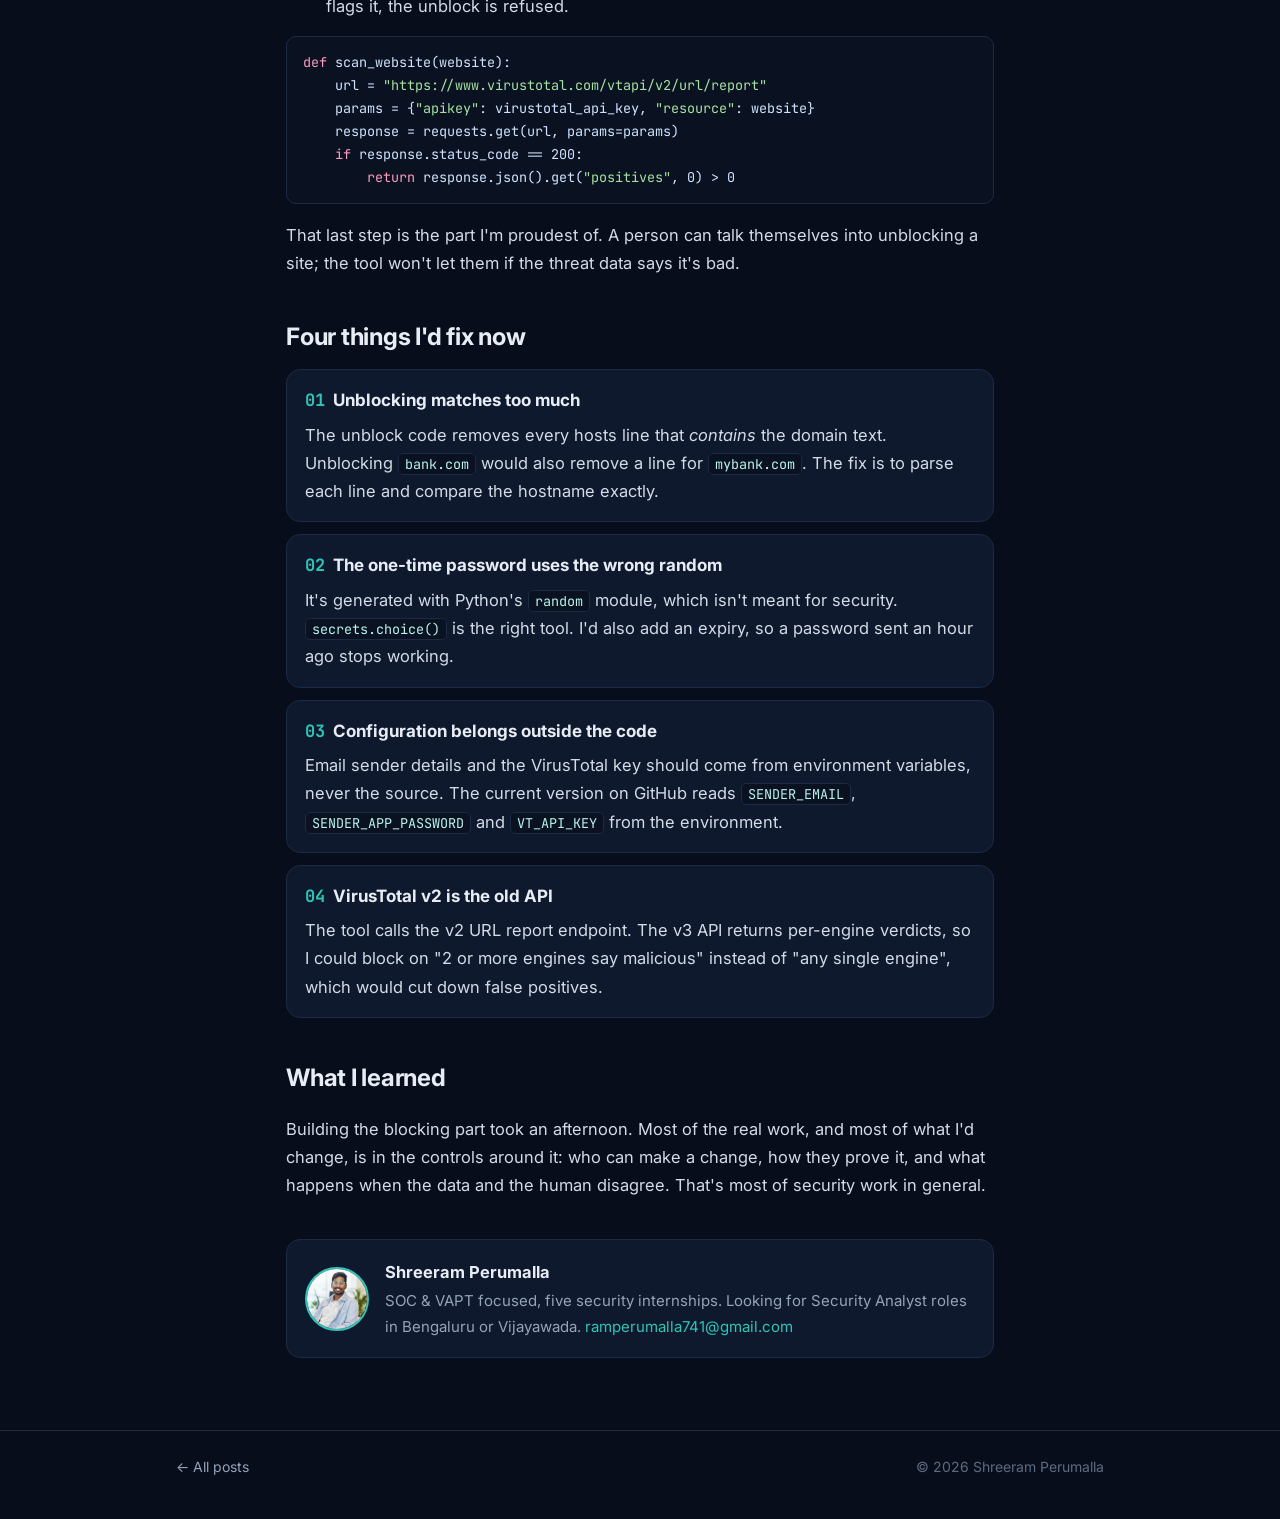
<file: website-blocker.html>
<!doctype html>
<html lang="en">
<head>
<meta charset="utf-8">
<meta name="viewport" content="width=device-width, initial-scale=1">
<title>How my website blocker works | Shreeram Perumalla</title>
<meta name="description" content="A Python tool that blocks sites through the Windows hosts file and checks VirusTotal before unblocking. How it works and four things I'd fix.">
<meta property="og:type" content="article">
<meta property="og:title" content="How my website blocker works, and what I'd fix in it now">
<meta property="og:description" content="A Python tool that blocks sites through the Windows hosts file and checks VirusTotal before unblocking, plus four things I'd fix.">
<meta property="og:image" content="https://shreeram03.github.io/photo.jpg">
<meta property="og:url" content="https://shreeram03.github.io/website-blocker.html">
<meta name="twitter:card" content="summary">
<link rel="icon" href="data:image/svg+xml,%3Csvg xmlns='http://www.w3.org/2000/svg' viewBox='0 0 32 32'%3E%3Crect width='32' height='32' rx='8' fill='%23070d1a'/%3E%3Cpath d='M16 5l9 4v6c0 6-4 10-9 12-5-2-9-6-9-12V9z' fill='none' stroke='%232ec4b6' stroke-width='2.4'/%3E%3C/svg%3E">
<link rel="preconnect" href="https://fonts.googleapis.com">
<link rel="preconnect" href="https://fonts.gstatic.com" crossorigin>
<link href="https://fonts.googleapis.com/css2?family=Inter:wght@400;500;600;700&family=JetBrains+Mono:wght@400;500&display=swap" rel="stylesheet">
<link rel="stylesheet" href="style.css?v=3">
</head>
<body>
<div class="progress" id="progress"></div>
<header class="site"><div class="wrap">
  <a class="brand" href="./"><span class="dot"></span>Shreeram Perumalla <span class="mono">~/security-notes</span></a>
  <nav>
    <a href="./#projects" class="hide-sm">Projects</a>
    <a href="./#experience" class="hide-sm">Experience</a>
    <a href="./#posts">Posts</a>
    <a href="./#contact">Contact</a>
  </nav>
</div></header>

<main class="wrap narrow">
<article>
  <div class="crumbs"><a href="./">home</a> / <a href="./#posts">posts</a> / website-blocker</div>
  <h1>How my website blocker works, and what I'd fix in it now</h1>
  <div class="byline">
    <img src="photo.jpg" alt="">
    <span><b>Shreeram Perumalla</b> · October 2026 · 6 min read</span>
    <a href="https://github.com/ShreeRam03/ShreeRam03.github.io/tree/main/scanner">View the code →</a>
  </div>

  <div class="toc">
    <b>// contents</b>
    <ol>
      <li><a href="#idea">The idea</a></li>
      <li><a href="#how">How it works</a></li>
      <li><a href="#fixes">Four things I'd fix now</a></li>
      <li><a href="#learned">What I learned</a></li>
    </ol>
  </div>

  <p>During my internship at Supraja Technologies I built a small Windows tool that lets an admin block websites on a machine, and refuses to unblock any site that VirusTotal flags as malicious. It's written in Python with a Tkinter interface. This post explains how it works and what I'd change now that I know more.</p>

  <h2 id="idea">The idea</h2>
  <p>Most people never think about the hosts file, but every Windows machine checks it before asking DNS where a domain lives. If you map a domain to <code>127.0.0.1</code>, the browser tries to load it from your own computer, finds nothing, and the site is effectively blocked. No extra software or network appliance is needed.</p>
<pre><code><span class="c"># C:\Windows\System32\drivers\etc\hosts</span>
127.0.0.1   badsite.example</code></pre>
  <div class="callout">Blocking is easy to do and just as easy to undo. The interesting part is <strong>who</strong> is allowed to unblock a site, and <strong>which</strong> sites should never be unblocked.</div>

  <h2 id="how">How it works</h2>
  <div class="flow">
    <div><i>01</i><b>Admin rights</b>Relaunches itself elevated so it can edit the hosts file.</div>
    <div><i>02</i><b>Owner check</b>Email is matched against a stored SHA-256 hash.</div>
    <div><i>03</i><b>One-time password</b>Emailed to the owner; required for every change.</div>
    <div><i>04</i><b>VirusTotal gate</b>Flagged sites can't be unblocked, even with the password.</div>
  </div>
  <ul>
    <li><strong>Admin rights.</strong> The hosts file lives in <code>C:\Windows\System32\drivers\etc\</code>, so the tool checks for admin rights and relaunches itself elevated if it doesn't have them.</li>
    <li><strong>A registered owner.</strong> The owner registers a Gmail address once. The tool stores only a SHA-256 hash of it, not the address itself.</li>
    <li><strong>A one-time password.</strong> Before any block or unblock, the owner enters their email. If its hash matches, the tool emails a fresh 8-character password, and the action only goes through with that password.</li>
    <li><strong>Blocking</strong> appends a <code>127.0.0.1 domain</code> line to the hosts file.</li>
    <li><strong>Unblocking</strong> first asks the VirusTotal URL report API about the domain. If any engine flags it, the unblock is refused.</li>
  </ul>
<pre><code><span class="k">def</span> scan_website(website):
    url = <span class="s">"https://www.virustotal.com/vtapi/v2/url/report"</span>
    params = {<span class="s">"apikey"</span>: virustotal_api_key, <span class="s">"resource"</span>: website}
    response = requests.get(url, params=params)
    <span class="k">if</span> response.status_code == 200:
        <span class="k">return</span> response.json().get(<span class="s">"positives"</span>, 0) &gt; 0</code></pre>
  <p>That last step is the part I'm proudest of. A person can talk themselves into unblocking a site; the tool won't let them if the threat data says it's bad.</p>

  <h2 id="fixes">Four things I'd fix now</h2>
  <div class="fix">
    <h3><span class="n">01</span>Unblocking matches too much</h3>
    <p>The unblock code removes every hosts line that <em>contains</em> the domain text. Unblocking <code>bank.com</code> would also remove a line for <code>mybank.com</code>. The fix is to parse each line and compare the hostname exactly.</p>
  </div>
  <div class="fix">
    <h3><span class="n">02</span>The one-time password uses the wrong random</h3>
    <p>It's generated with Python's <code>random</code> module, which isn't meant for security. <code>secrets.choice()</code> is the right tool. I'd also add an expiry, so a password sent an hour ago stops working.</p>
  </div>
  <div class="fix">
    <h3><span class="n">03</span>Configuration belongs outside the code</h3>
    <p>Email sender details and the VirusTotal key should come from environment variables, never the source. The current version on GitHub reads <code>SENDER_EMAIL</code>, <code>SENDER_APP_PASSWORD</code> and <code>VT_API_KEY</code> from the environment.</p>
  </div>
  <div class="fix">
    <h3><span class="n">04</span>VirusTotal v2 is the old API</h3>
    <p>The tool calls the v2 URL report endpoint. The v3 API returns per-engine verdicts, so I could block on "2 or more engines say malicious" instead of "any single engine", which would cut down false positives.</p>
  </div>

  <h2 id="learned">What I learned</h2>
  <p>Building the blocking part took an afternoon. Most of the real work, and most of what I'd change, is in the controls around it: who can make a change, how they prove it, and what happens when the data and the human disagree. That's most of security work in general.</p>

  <div class="author">
    <img src="photo.jpg" alt="Shreeram Perumalla">
    <div>
      <b>Shreeram Perumalla</b>
      <p>SOC &amp; VAPT focused, five security internships. Looking for Security Analyst roles in Bengaluru or Vijayawada. <a href="mailto:ramperumalla741@gmail.com">ramperumalla741@gmail.com</a></p>
    </div>
  </div>
</article>
</main>

<footer><div class="wrap">
  <span><a href="./">← All posts</a></span>
  <span>© 2026 Shreeram Perumalla</span>
</div></footer>
<script>
  (function () {
    var bar = document.getElementById('progress');
    function update() {
      var h = document.documentElement;
      var max = h.scrollHeight - h.clientHeight;
      bar.style.width = (max > 0 ? (h.scrollTop / max) * 100 : 0) + '%';
    }
    document.addEventListener('scroll', update, { passive: true });
    update();
  })();
</script>
</body>
</html>
</file>
<file: style.css>
:root {
  --bg: #070d1a;
  --bg-2: #0b1324;
  --panel: #0f192e;
  --panel-2: #13203a;
  --text: #e8edf5;
  --muted: #95a3b8;
  --faint: #5d6b82;
  --accent: #2ec4b6;
  --accent-2: #5b8cff;
  --line: #1c2a45;
  --code: #0a1222;
  --radius: 14px;
  --mono: "JetBrains Mono", Consolas, "Cascadia Mono", monospace;
}
* { box-sizing: border-box; }
html { -webkit-text-size-adjust: 100%; scroll-behavior: smooth; scroll-padding-top: 80px; }
body {
  margin: 0;
  color: var(--text);
  font: 16.5px/1.7 "Inter", "Segoe UI", system-ui, -apple-system, Roboto, sans-serif;
  background:
    radial-gradient(900px 500px at 85% -10%, rgba(46,196,182,.12), transparent 60%),
    radial-gradient(700px 400px at -10% 10%, rgba(91,140,255,.10), transparent 60%),
    var(--bg);
  background-attachment: fixed;
}
body::before {
  content: ""; position: fixed; inset: 0; pointer-events: none; z-index: -1;
  background-image: linear-gradient(rgba(255,255,255,.025) 1px, transparent 1px), linear-gradient(90deg, rgba(255,255,255,.025) 1px, transparent 1px);
  background-size: 40px 40px;
  mask-image: linear-gradient(to bottom, #000 0%, transparent 70%);
}
a { color: var(--accent); text-decoration: none; }
a:hover { text-decoration: underline; }
img { max-width: 100%; }
.wrap { max-width: 960px; margin: 0 auto; padding: 0 16px; }
.narrow { max-width: 740px; }

/* nav */
header.site { position: sticky; top: 0; z-index: 10; backdrop-filter: blur(10px); background: rgba(7,13,26,.75); border-bottom: 1px solid var(--line); }
header.site .wrap { display: flex; justify-content: space-between; align-items: center; height: 60px; gap: 12px; }
.brand { color: var(--text); font-weight: 700; display: flex; align-items: center; gap: 10px; }
.brand:hover { text-decoration: none; }
.brand .dot { width: 10px; height: 10px; border-radius: 50%; background: var(--accent); box-shadow: 0 0 12px var(--accent); }
.brand .mono { font-family: var(--mono); font-size: 14px; color: var(--muted); font-weight: 400; }
nav { display: flex; gap: 4px; flex-wrap: wrap; }
nav a { color: var(--muted); font-size: 14px; padding: 6px 10px; border-radius: 8px; }
nav a:hover { color: var(--text); background: var(--panel); text-decoration: none; }
@media (max-width: 700px) { nav .hide-sm { display: none; } .brand .mono { display: none; } }

/* hero */
.hero { display: grid; grid-template-columns: auto 1fr; gap: 32px; align-items: center; padding: 64px 0 40px; }
.portrait { width: 132px; height: 132px; object-fit: cover; object-position: 50% 15%; border-radius: 50%; border: 2px solid var(--accent); box-shadow: 0 0 0 6px rgba(46,196,182,.12); }
.eyebrow { font-family: var(--mono); font-size: 13px; color: var(--accent); letter-spacing: .02em; margin: 0 0 10px; }
.eyebrow .cursor { display: inline-block; width: 8px; height: 15px; background: var(--accent); vertical-align: -2px; animation: blink 1.1s steps(1) infinite; }
@keyframes blink { 50% { opacity: 0; } }
.hero h1 { font-size: 42px; line-height: 1.12; margin: 0 0 14px; letter-spacing: -.02em; }
.hero h1 .grad { background: linear-gradient(90deg, var(--accent), var(--accent-2)); -webkit-background-clip: text; background-clip: text; color: transparent; }
.hero p.lead { color: var(--muted); margin: 0 0 20px; max-width: 620px; font-size: 17px; }
.status { display: inline-flex; align-items: center; gap: 8px; font-size: 13px; color: var(--text); background: var(--panel); border: 1px solid var(--line); padding: 4px 12px; border-radius: 999px; margin-bottom: 18px; }
.status::before { content: ""; width: 8px; height: 8px; border-radius: 50%; background: #3ddc84; box-shadow: 0 0 8px #3ddc84; }
.btns { display: flex; gap: 10px; flex-wrap: wrap; }
.btn { display: inline-flex; align-items: center; gap: 8px; padding: 10px 16px; border-radius: 10px; font-weight: 600; font-size: 15px; border: 1px solid var(--line); color: var(--text); background: var(--panel); }
.btn:hover { text-decoration: none; border-color: var(--accent); }
.btn.primary { background: var(--accent); color: #04211e; border-color: var(--accent); }
.btn.primary:hover { filter: brightness(1.08); }
.btn svg { width: 16px; height: 16px; }
@media (max-width: 700px) {
  .hero { grid-template-columns: 1fr; gap: 20px; padding-top: 36px; }
  .portrait { width: 100px; height: 100px; }
  .hero h1 { font-size: 31px; }
}

/* stats */
.stats { display: grid; grid-template-columns: repeat(4, 1fr); gap: 12px; margin: 8px 0 8px; }
.stat { background: var(--panel); border: 1px solid var(--line); border-radius: var(--radius); padding: 16px; }
.stat b { display: block; font-size: 26px; line-height: 1.1; color: var(--text); }
.stat span { display: block; color: var(--muted); font-size: 13.5px; line-height: 1.4; margin-top: 4px; }
@media (max-width: 700px) { .stats { grid-template-columns: repeat(2, 1fr); } }

/* sections */
section.block { padding: 44px 0 8px; }
.sec-head { display: flex; align-items: baseline; justify-content: space-between; gap: 12px; margin-bottom: 18px; flex-wrap: wrap; }
.sec-head h2 { font-size: 24px; margin: 0; letter-spacing: -.01em; }
.sec-head h2::before { content: "// "; color: var(--accent); font-family: var(--mono); font-weight: 400; font-size: 18px; }
.sec-head p { margin: 0; color: var(--muted); font-size: 14.5px; }

/* cards */
.grid { display: grid; grid-template-columns: repeat(auto-fill, minmax(260px, 1fr)); gap: 14px; }
.card { background: linear-gradient(180deg, var(--panel), var(--bg-2)); border: 1px solid var(--line); border-radius: var(--radius); padding: 20px; transition: border-color .2s, transform .2s; }
.card:hover { border-color: rgba(46,196,182,.55); transform: translateY(-2px); }
a.card { display: block; color: var(--text); }
a.card:hover { text-decoration: none; }
.card h3 { margin: 6px 0 8px; font-size: 18px; line-height: 1.3; }
.card p { margin: 0; color: var(--muted); font-size: 15px; }
.card .meta { font-family: var(--mono); font-size: 12.5px; color: var(--faint); }
.card .more { display: inline-block; margin-top: 12px; color: var(--accent); font-size: 14px; font-weight: 600; }
.icon { width: 38px; height: 38px; border-radius: 10px; display: grid; place-items: center; background: rgba(46,196,182,.12); color: var(--accent); margin-bottom: 8px; }
.icon svg { width: 20px; height: 20px; }
.tags { display: flex; flex-wrap: wrap; gap: 6px; margin-top: 12px; }
.tag { font-family: var(--mono); font-size: 12px; color: var(--muted); background: var(--code); border: 1px solid var(--line); padding: 2px 8px; border-radius: 6px; }
.post-feature { grid-column: 1 / -1; display: grid; grid-template-columns: 1fr auto; gap: 20px; align-items: center; }
.post-feature .arrow { font-size: 28px; color: var(--accent); }
@media (max-width: 700px) { .post-feature { grid-template-columns: 1fr; } .post-feature .arrow { display: none; } }

/* skills */
.skills { display: grid; grid-template-columns: repeat(4, 1fr); gap: 14px; }
@media (max-width: 860px) { .skills { grid-template-columns: repeat(2, 1fr); } }
@media (max-width: 460px) { .skills { grid-template-columns: 1fr; } }
.skills .card h3 { font-size: 15px; font-family: var(--mono); color: var(--accent); font-weight: 500; margin-top: 0; }
.skills ul { list-style: none; padding: 0; margin: 0; }
.skills li { padding: 5px 0; line-height: 1.45; color: var(--text); font-size: 15px; border-bottom: 1px dashed var(--line); }
.skills li:last-child { border-bottom: 0; }

/* timeline */
.timeline { position: relative; padding-left: 26px; }
.timeline::before { content: ""; position: absolute; left: 6px; top: 6px; bottom: 6px; width: 2px; background: linear-gradient(var(--accent), var(--accent-2) 60%, var(--line)); }
.tl-item { position: relative; background: var(--panel); border: 1px solid var(--line); border-radius: var(--radius); padding: 16px 18px; margin-bottom: 12px; }
.tl-item::before { content: ""; position: absolute; left: -26px; top: 22px; width: 14px; height: 14px; border-radius: 50%; background: var(--bg); border: 2px solid var(--accent); }
.tl-head { display: flex; justify-content: space-between; gap: 10px; flex-wrap: wrap; }
.tl-head h3 { margin: 0; font-size: 17px; }
.tl-date { font-family: var(--mono); font-size: 12.5px; color: var(--faint); white-space: nowrap; }
.tl-org { color: var(--accent); font-size: 14.5px; font-weight: 600; }
.tl-item ul { margin: 8px 0 0; padding-left: 18px; color: var(--muted); font-size: 15px; }
.tl-item ul li { margin: 3px 0; }
.tl-item p { margin: 6px 0 0; color: var(--muted); font-size: 15px; }

/* certs */
.certs { display: grid; grid-template-columns: repeat(auto-fill, minmax(260px, 1fr)); gap: 12px; }
.cert { display: flex; gap: 12px; align-items: center; background: var(--panel); border: 1px solid var(--line); border-radius: var(--radius); padding: 14px 16px; }
.cert .badge { width: 36px; height: 36px; flex-shrink: 0; border-radius: 50%; display: grid; place-items: center; background: rgba(91,140,255,.15); color: var(--accent-2); font-size: 16px; }
.cert b { display: block; font-size: 15px; line-height: 1.3; }
.cert span { color: var(--muted); font-size: 13.5px; }

/* contact */
.cta { margin: 48px 0 0; background: linear-gradient(135deg, rgba(46,196,182,.14), rgba(91,140,255,.12)); border: 1px solid rgba(46,196,182,.35); border-radius: 18px; padding: 32px; text-align: center; }
.cta h2 { margin: 0 0 8px; font-size: 26px; }
.cta p { margin: 0 auto 20px; color: var(--muted); max-width: 560px; }
.cta .btns { justify-content: center; }

footer { border-top: 1px solid var(--line); color: var(--faint); font-size: 14px; padding: 24px 0 40px; margin-top: 56px; }
footer .wrap { display: flex; justify-content: space-between; gap: 12px; flex-wrap: wrap; }
footer a { color: var(--muted); }

/* article */
.progress { position: fixed; top: 0; left: 0; height: 3px; width: 0; background: linear-gradient(90deg, var(--accent), var(--accent-2)); z-index: 20; }
article { padding: 48px 0 16px; }
.crumbs { font-family: var(--mono); font-size: 13px; color: var(--faint); margin-bottom: 14px; }
.crumbs a { color: var(--muted); }
article h1 { font-size: 38px; line-height: 1.15; margin: 0 0 14px; letter-spacing: -.02em; }
.byline { display: flex; align-items: center; gap: 12px; color: var(--muted); font-size: 14px; margin-bottom: 28px; flex-wrap: wrap; }
.byline img { width: 40px; height: 40px; border-radius: 50%; object-fit: cover; object-position: 50% 15%; border: 1px solid var(--accent); }
.byline b { color: var(--text); font-weight: 600; }
article h2 { font-size: 24px; margin: 40px 0 10px; letter-spacing: -.01em; }
article p, article li { color: #d3dbe7; }
article ul li { margin: 6px 0; }
.toc { background: var(--panel); border: 1px solid var(--line); border-radius: var(--radius); padding: 16px 20px; margin: 0 0 28px; }
.toc b { font-family: var(--mono); font-size: 13px; color: var(--accent); font-weight: 500; }
.toc ol { margin: 8px 0 0; padding-left: 20px; }
.toc li { margin: 3px 0; }
.toc a { color: var(--text); }
.callout { border-left: 3px solid var(--accent); background: rgba(46,196,182,.07); padding: 12px 16px; border-radius: 0 10px 10px 0; margin: 20px 0; color: var(--text); }
.fix { background: var(--panel); border: 1px solid var(--line); border-radius: var(--radius); padding: 16px 18px; margin: 12px 0; }
.fix h3 { margin: 0 0 6px; font-size: 17px; }
.fix h3 .n { font-family: var(--mono); color: var(--accent); margin-right: 8px; }
.fix p { margin: 0; }
pre, code { font-family: var(--mono); font-size: 13.5px; }
code { background: var(--code); border: 1px solid var(--line); padding: 1px 6px; border-radius: 5px; color: #b9f3ec; }
pre { background: var(--code); border: 1px solid var(--line); padding: 14px 16px; border-radius: 10px; overflow-x: auto; position: relative; }
pre code { padding: 0; background: none; border: 0; color: #cfe3ff; }
pre .c { color: var(--faint); }
pre .k { color: #ff9ac1; }
pre .s { color: #a5e3a1; }
.flow { display: grid; grid-template-columns: repeat(4, 1fr); gap: 10px; margin: 18px 0; }
.flow div { background: var(--panel); border: 1px solid var(--line); border-radius: 10px; padding: 12px; font-size: 14px; color: var(--muted); }
.flow div b { display: block; color: var(--text); font-size: 14.5px; margin-bottom: 2px; }
.flow div i { font-style: normal; font-family: var(--mono); color: var(--accent); font-size: 12px; }
@media (max-width: 700px) { .flow { grid-template-columns: 1fr 1fr; } article h1 { font-size: 29px; } }
.author { display: flex; gap: 16px; align-items: center; background: var(--panel); border: 1px solid var(--line); border-radius: var(--radius); padding: 18px; margin-top: 40px; }
.author img { width: 64px; height: 64px; border-radius: 50%; object-fit: cover; object-position: 50% 15%; border: 2px solid var(--accent); flex-shrink: 0; }
.author p { margin: 2px 0 0; color: var(--muted); font-size: 15px; }
</file>
